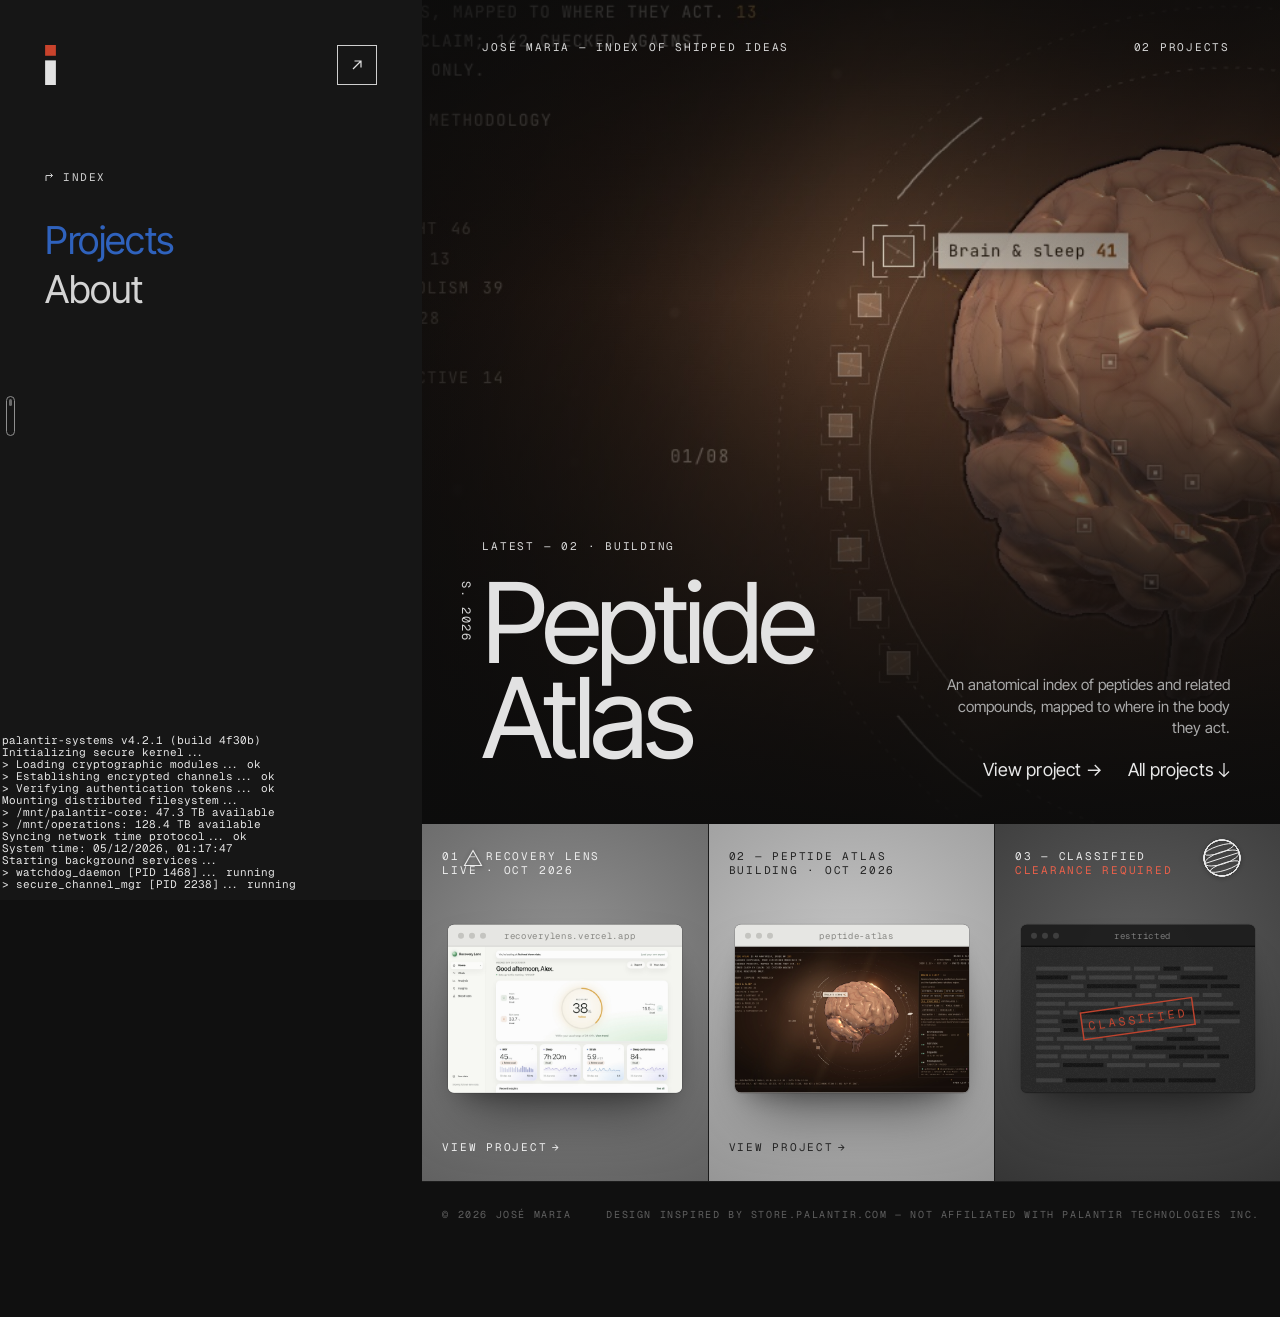
<file: index.html>
<!doctype html>
<html lang="en">
<head>
  <meta charset="utf-8">
  <meta name="viewport" content="width=device-width, initial-scale=1, viewport-fit=cover">
  <meta name="theme-color" content="#161616">
  <meta name="description" content="José Maria — an index of shipped ideas: small tools and websites built in public.">
  <title>José Maria</title>
  <link rel="icon" href="favicon.svg" type="image/svg+xml">
  <link rel="preconnect" href="https://fonts.googleapis.com">
  <link rel="preconnect" href="https://fonts.gstatic.com" crossorigin>
  <link href="https://fonts.googleapis.com/css2?family=Inter+Tight:wght@300;400;500;700;800&family=Geist+Mono:wght@400;500&display=swap" rel="stylesheet">
  <link rel="stylesheet" href="css/styles.css">
</head>
<body>

  <aside class="sidebar" id="sidebar">
    <header class="sb-head">
      <a class="logo" href="#/" aria-label="Home" id="logo"></a>
      <div class="sb-actions">
        <button class="menu-toggle" id="menu-toggle" aria-expanded="false" aria-controls="sidebar">Menu</button>
        <a class="sq-btn" id="gh" href="#" target="_blank" rel="noopener" aria-label="GitHub">
          <svg width="14" height="14" viewBox="0 0 14 14" fill="none" stroke="currentColor" stroke-width="1.2" aria-hidden="true"><path d="M3 11 11 3M4.5 3H11v6.5"/></svg>
        </a>
      </div>
    </header>

    <a class="sb-index" href="#/">
      <svg width="9" height="9" viewBox="0 0 9 9" fill="none" stroke="currentColor" stroke-width="1" aria-hidden="true"><path d="M1 9V3.5h6.5M5.5 1.5l2 2-2 2"/></svg>
      INDEX
    </a>

    <nav class="sb-nav" aria-label="Sections">
      <a href="#/projects" data-nav="projects">Projects</a>
      <a href="#/about" data-nav="about">About</a>
    </nav>

    <section class="term" id="terminal" aria-label="Terminal">
      <div class="term__scroll">
        <div class="term__inner">
          <div class="term__out" aria-live="polite"></div>
          <div class="term__line" hidden>
            <span class="term__prompt"></span>
            <span class="term__typed"><span class="term__pre"></span><span class="term__cur">&nbsp;</span><span class="term__post"></span></span>
            <input class="term__input" type="text" aria-label="Terminal input" maxlength="200"
                   autocomplete="off" autocorrect="off" autocapitalize="off" spellcheck="false" enterkeyhint="send">
          </div>
        </div>
      </div>
    </section>

    <div class="sb-pill" aria-hidden="true"><span></span></div>
  </aside>

  <main class="main" id="view"></main>

  <button class="fx fx--top" id="to-top" aria-label="Back to top">
    <svg width="20" height="18" viewBox="0 0 20 18" fill="none" stroke="currentColor" stroke-width="1.1" aria-hidden="true"><path d="M10 1.5 18.5 16.5h-17z"/></svg>
  </button>
  <button class="fx fx--globe" id="globe" aria-label="Network node">
    <svg width="40" height="40" viewBox="0 0 40 40" fill="none" stroke="currentColor" stroke-width=".9" aria-hidden="true">
      <g transform="rotate(-18 20 20)">
        <circle cx="20" cy="20" r="18"/>
        <ellipse cx="20" cy="20" rx="18" ry="6"/>
        <ellipse cx="20" cy="11" rx="15.2" ry="3.6"/>
        <ellipse cx="20" cy="29" rx="15.2" ry="3.6"/>
        <line x1="2" y1="20" x2="38" y2="20"/>
        <ellipse class="mer" cx="20" cy="20" rx="18" ry="18"/>
        <ellipse class="mer mer--2" cx="20" cy="20" rx="18" ry="18"/>
        <ellipse class="mer mer--3" cx="20" cy="20" rx="18" ry="18"/>
        <ellipse class="mer mer--4" cx="20" cy="20" rx="18" ry="18"/>
      </g>
    </svg>
  </button>

  <noscript><p class="noscript">This site needs JavaScript.</p></noscript>

  <script src="js/secret.js"></script>
  <script src="js/easter-eggs.js"></script>
  <script src="js/data.js"></script>
  <script src="js/art.js"></script>
  <script src="js/terminal.js"></script>
  <script src="js/app.js"></script>
</body>
</html>
</file>
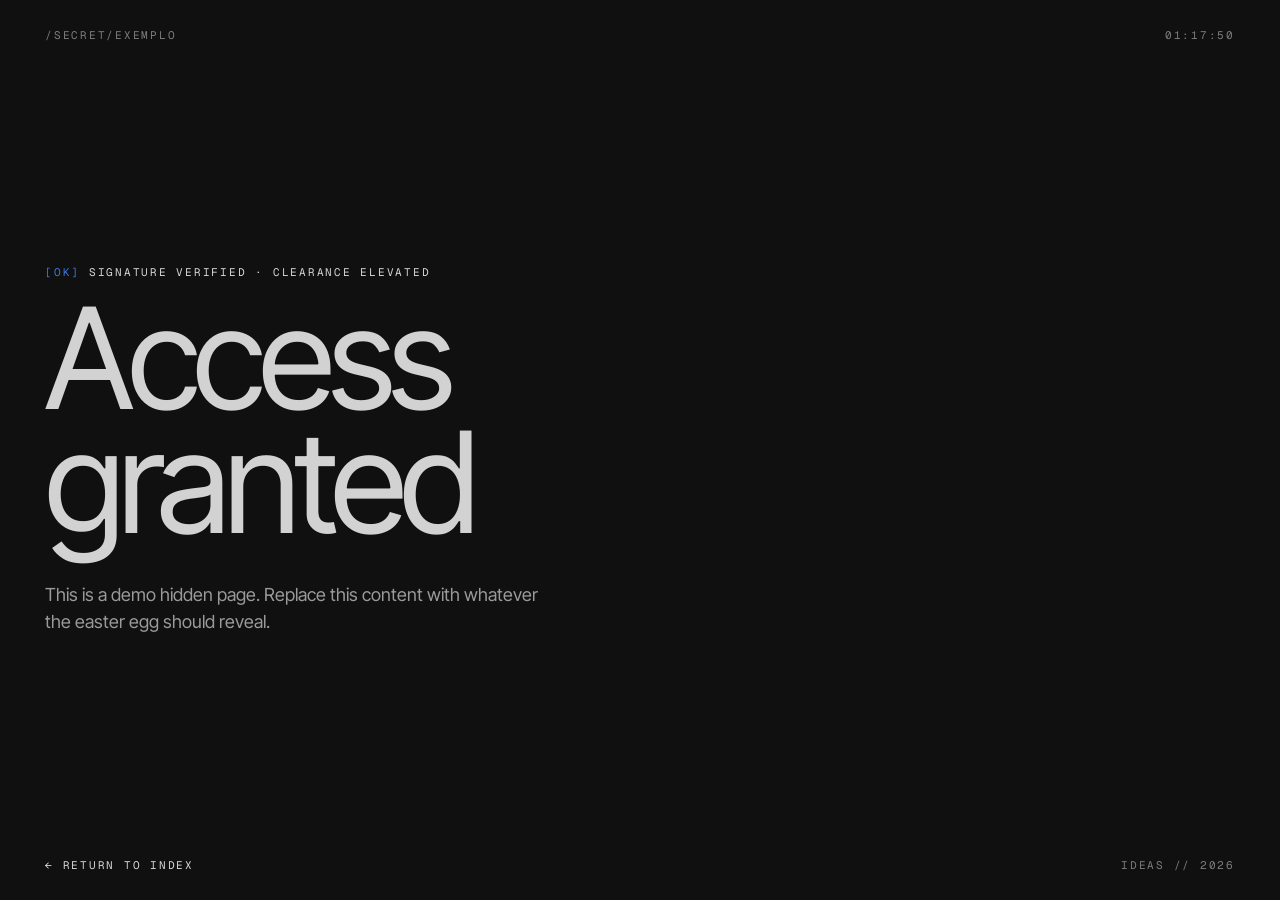
<file: secret/exemplo.html>
<!doctype html>
<!--
  MODELO DE PÁGINA SECRETA (easter egg)
  -------------------------------------
  Copia este ficheiro para criar uma nova página secreta.
  Dá-lhe um nome que não revele a palavra (ex.: secret/7f3a9c21e0.html)
  e liga-a à palavra em js/easter-eggs.js.
  Podes mudar tudo aqui dentro: o design é livre.
  Estilos partilhados em secret/secret.css; para estilos só desta página
  cria outro .css (o site não permite <style> nem <script> dentro do HTML).
-->
<html lang="en">
<head>
  <meta charset="utf-8">
  <meta name="viewport" content="width=device-width, initial-scale=1">
  <meta name="robots" content="noindex">
  <title>Access granted</title>
  <link rel="preconnect" href="https://fonts.googleapis.com">
  <link rel="preconnect" href="https://fonts.gstatic.com" crossorigin>
  <link href="https://fonts.googleapis.com/css2?family=Inter+Tight:wght@400&family=Geist+Mono:wght@400&display=swap" rel="stylesheet">
  <link rel="icon" href="../favicon.svg" type="image/svg+xml">
  <link rel="stylesheet" href="secret.css">
</head>
<body>
  <header class="mono"><span>/secret/exemplo</span><span id="clock"></span></header>

  <main>
    <span class="mono"><span class="ts">[ok]</span> signature verified · clearance elevated</span>
    <h1>Access<br>granted</h1>
    <p>This is a demo hidden page. Replace this content with whatever the easter egg should reveal.</p>
  </main>

  <footer class="mono"><a href="../index.html">← Return to index</a><span>IDEAS // 2026</span></footer>

  <script src="secret.js"></script>
</body>
</html>
</file>
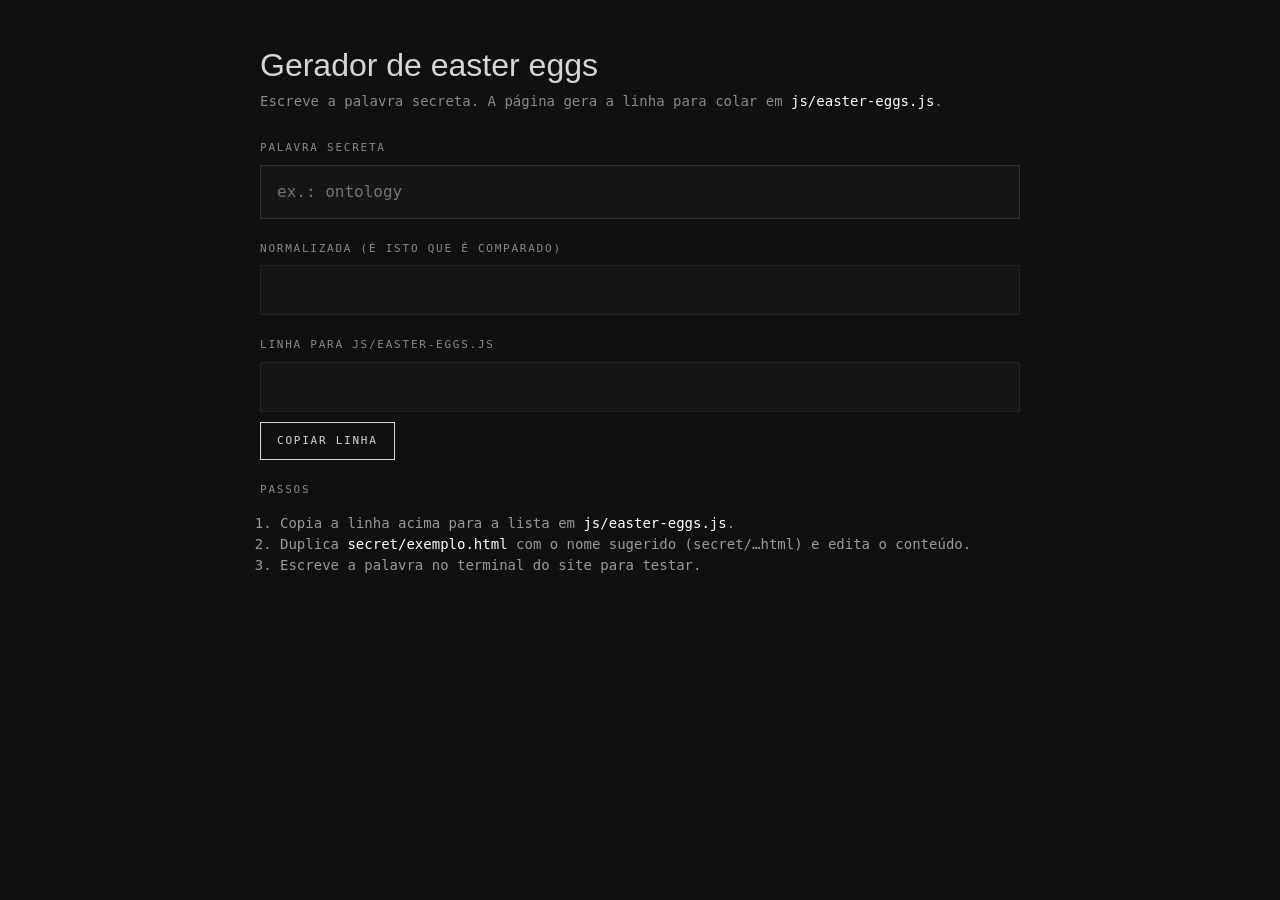
<file: tools/hash.html>
<!doctype html>
<!-- Gerador de hash para os easter eggs. Abre este ficheiro no browser. -->
<html lang="pt">
<head>
  <meta charset="utf-8">
  <meta name="viewport" content="width=device-width, initial-scale=1">
  <meta name="robots" content="noindex">
  <title>Easter egg hash</title>
  <link rel="stylesheet" href="hash.css">
</head>
<body>
  <div class="wrap">
    <h1>Gerador de easter eggs</h1>
    <p>Escreve a palavra secreta. A página gera a linha para colar em <code>js/easter-eggs.js</code>.</p>

    <label for="word">Palavra secreta</label>
    <input id="word" autocomplete="off" spellcheck="false" placeholder="ex.: ontology">

    <label>Normalizada (é isto que é comparado)</label>
    <output id="norm"></output>

    <label>Linha para js/easter-eggs.js</label>
    <output id="line"></output>
    <button id="copy" type="button">Copiar linha</button>

    <label>Passos</label>
    <ol>
      <li>Copia a linha acima para a lista em <code>js/easter-eggs.js</code>.</li>
      <li>Duplica <code>secret/exemplo.html</code> com o nome sugerido (<span id="file">secret/…html</span>) e edita o conteúdo.</li>
      <li>Escreve a palavra no terminal do site para testar.</li>
    </ol>
  </div>

  <script src="../js/secret.js"></script>
  <script src="hash.js"></script>
</body>
</html>
</file>
<file: css/styles.css>
/* =========================================================
   PLTR Store look-alike
   ========================================================= */

:root {
  --sb-w: 33vw;
  --pad: 45px;
  --sb-bg: #161616;
  --main-bg: #101010;
  --fg: #d6d6d6;
  --fg-dim: #8a8a8a;
  --fg-faint: #5b5b5b;
  --line: #262626;
  --accent: #2f62bd;
  --accent-2: #3f78dc;
  --err: #e8604a;
  --sans: "Inter Tight", "Helvetica Neue", Helvetica, Arial, sans-serif;
  --mono: "Geist Mono", ui-monospace, "SF Mono", Menlo, Consolas, monospace;
  --nav-fs: clamp(30px, min(3vw, 6.1vh), 64px);
  color-scheme: dark;
}

*, *::before, *::after { box-sizing: border-box; }
html { -webkit-text-size-adjust: 100%; }
body {
  margin: 0;
  background: var(--main-bg);
  color: var(--fg);
  font-family: var(--sans);
  -webkit-font-smoothing: antialiased;
  -moz-osx-font-smoothing: grayscale;
  overflow-x: hidden;
}
a { color: inherit; text-decoration: none; }
button { font: inherit; color: inherit; background: none; border: 0; padding: 0; cursor: pointer; }
::selection { background: var(--accent); color: #fff; }
:focus-visible { outline: 1px solid var(--accent-2); outline-offset: 3px; }

.mono {
  font-family: var(--mono);
  font-size: 11px;
  letter-spacing: .16em;
  text-transform: uppercase;
}

/* ---------------------------------------------------------- sidebar */

.sidebar {
  position: fixed;
  top: 0; left: 0; bottom: 0;
  width: var(--sb-w);
  min-width: 300px;
  background: var(--sb-bg);
  display: flex;
  flex-direction: column;
  z-index: 30;
  overflow: hidden;
}

.sb-head {
  flex: none;
  display: flex;
  align-items: flex-start;
  justify-content: space-between;
  padding: var(--pad) var(--pad) 0;
}
.logo { display: block; color: #e2e2e2; }
.logo svg { display: block; width: 11px; height: 40px; }
.sb-actions { display: flex; align-items: center; gap: 12px; }

.sq-btn {
  width: 40px; height: 40px;
  display: grid; place-items: center;
  border: 1px solid #cfcfcf;
  color: #e2e2e2;
  transition: background .2s, color .2s;
}
.sq-btn:hover, .sq-btn.is-active { background: #d6d6d6; color: #111; }

.menu-toggle { display: none; }

.sb-index {
  flex: none;
  align-self: flex-start;
  display: inline-flex;
  align-items: center;
  gap: 9px;
  margin: clamp(32px, 9.4vh, 96px) var(--pad) 0;
  font-family: var(--mono);
  font-size: 11px;
  letter-spacing: .14em;
  color: #cfcfcf;
  transition: color .2s;
}
.sb-index:hover { color: #fff; }

.sb-nav {
  flex: none;
  display: flex;
  flex-direction: column;
  align-items: flex-start;
  margin: clamp(12px, 3.6vh, 40px) var(--pad) 0;
}
.sb-nav a {
  font-size: var(--nav-fs);
  line-height: 1.27;
  letter-spacing: -.01em;
  color: #d4d4d4;
  transition: color .2s;
}
.sb-nav a:hover { color: #fff; }
.sb-nav a.is-active { color: var(--accent); }

.sb-pill {
  position: absolute;
  left: 6px;
  top: 44%;
  width: 9px;
  height: 40px;
  border: 1px solid #8f8f8f;
  border-radius: 5px;
  --p: 0;
}
.sb-pill span {
  position: absolute;
  left: 2px; right: 2px;
  height: 7px;
  top: calc(2px + var(--p) * (100% - 11px));
  border-radius: 3px;
  background: #8f8f8f;
  opacity: .7;
}

/* ---------------------------------------------------------- terminal */

.term {
  position: relative;
  flex: 1 1 auto;
  min-height: 110px;
  margin-top: 22px;
  font-family: var(--mono);
  font-size: 11px;
  line-height: 12px;
  color: #e4e4e4;
  cursor: text;
}
.term__scroll {
  position: absolute;
  inset: 0;
  overflow-y: auto;
  overscroll-behavior: contain;
  scrollbar-width: none;
  padding: 0 14px 10px 2px;
  /* older lines sink behind a dim veil, like the original */
  -webkit-mask-image: linear-gradient(to bottom, rgba(0,0,0,0) 0, rgba(0,0,0,.2) calc(100% - min(272px, 64%)), #000 calc(100% - min(271px, 64%) + 1px));
          mask-image: linear-gradient(to bottom, rgba(0,0,0,0) 0, rgba(0,0,0,.2) calc(100% - min(272px, 64%)), #000 calc(100% - min(271px, 64%) + 1px));
}
.term__scroll::-webkit-scrollbar { display: none; }
.term__inner {
  min-height: 100%;
  display: flex;
  flex-direction: column;
  justify-content: flex-end;
}
.tl { white-space: pre-wrap; word-break: break-word; min-height: 12px; }
.tl--dim { color: #7c7c7c; }
.tl--err { color: var(--err); }
.tl--hi  { color: #9fc0ff; }
.tl--cmd { color: #fff; }
.tl__ts { color: var(--accent-2); }
.tl__prompt { color: #8a8a8a; }
.tl a { color: var(--accent-2); text-decoration: underline; text-underline-offset: 2px; }
.tl a:hover { color: #9fc0ff; }

.term__line {
  position: relative;
  word-break: break-all;
  color: #fff;
}
.term__line[hidden] { display: none; }
.term__typed { white-space: pre-wrap; }
.term__prompt { color: #8a8a8a; }
.term__cur {
  display: inline-block;
  min-width: 1ch;
  color: #8a8a8a;
  box-shadow: inset 0 0 0 1px #6c6c6c;
}
.term.is-focused .term__cur {
  background: #e4e4e4;
  color: #111;
  box-shadow: none;
  animation: blink 1.05s steps(1) infinite;
}
@keyframes blink { 50% { background: transparent; color: #fff; } }
.term__input {
  position: absolute;
  left: 0; top: 0;
  width: 100%; height: 100%;
  opacity: 0;
  border: 0; padding: 0; margin: 0;
  font-size: 16px; /* avoids iOS zoom on focus */
  pointer-events: none;
}

/* ---------------------------------------------------------- main */

.main {
  margin-left: max(var(--sb-w), 300px);
  min-height: 100vh;
}
.main.is-in { animation: fade-in .35s ease both; }
@keyframes fade-in { from { opacity: 0; } }

/* hero: the featured project, full bleed, with the title over it */
.hero {
  position: relative;
  height: calc(100vh - 76px);
  min-height: 560px;
  overflow: hidden;
  background: #121212;
}
.hero__media { position: absolute; inset: 0; }
.hero__media picture, .hero__media img {
  object-fit: cover;
  object-position: 50% 47%;
  transform-origin: 54% 44%;
  transform: scale(1.32);
  animation: hero-drift 24s ease-in-out infinite alternate;
}
@keyframes hero-drift { to { transform: scale(1.4) translate(-1%, .6%); } }
.hero__veil {
  position: absolute;
  inset: 0;
  background:
    linear-gradient(to top, rgba(12,12,12,.94) 0%, rgba(12,12,12,.55) 36%, rgba(12,12,12,.08) 64%, rgba(12,12,12,.75) 100%),
    linear-gradient(to right, rgba(12,12,12,.75) 0%, rgba(12,12,12,0) 50%, rgba(12,12,12,.45) 100%);
}
.hero__tag {
  position: absolute;
  top: 40px; left: 7%; right: 50px;
  display: flex;
  justify-content: space-between;
  gap: 16px;
  color: #d6d6d6;
}
.hero__type {
  --fs: calc((100vw - max(var(--sb-w), 300px)) * .13);
  position: absolute;
  left: 7%;
  bottom: 7%;
}
.hero__kicker { position: absolute; left: 0; bottom: 100%; margin-bottom: 22px; color: #d6d6d6; white-space: nowrap; }
.hero__title {
  margin: 0;
  font-size: var(--fs);
  font-weight: 400;
  line-height: .86;
  letter-spacing: -.045em;
  color: #e2e2e2;
}
.hero__season {
  position: absolute;
  left: calc(var(--fs) * -.22);
  top: calc(var(--fs) * .06);
  writing-mode: vertical-rl;
  font-family: var(--mono);
  font-size: clamp(12px, calc(var(--fs) * .1), 20px);
  letter-spacing: .14em;
  color: #d2d2d2;
}
.hero__side {
  position: absolute;
  right: 50px;
  bottom: 44px;
  max-width: 300px;
  display: flex;
  flex-direction: column;
  align-items: flex-end;
  gap: 20px;
  text-align: right;
}
.hero__pitch { margin: 0; font-size: 15px; line-height: 1.45; color: #a9a9a9; }
.hero__actions { display: flex; flex-wrap: wrap; justify-content: flex-end; gap: 10px 26px; }
.hero__shop {
  display: flex;
  align-items: center;
  gap: 4px;
  font-size: 18px;
  letter-spacing: .01em;
  color: #e8e8e8;
  transition: color .2s;
}
.hero__shop:hover { color: #fff; }
.hero__shop svg { transition: transform .3s; }
.hero__shop:hover svg { transform: translateY(3px); }

/* product grid */
.grid {
  display: grid;
  grid-template-columns: repeat(3, minmax(0, 1fr));
  gap: 1px;
  background: #1b1b1b;
}
.tile {
  position: relative;
  display: block;
  aspect-ratio: 4 / 5;
  overflow: hidden;
  isolation: isolate;
}
.tile--light { background: radial-gradient(120% 90% at 50% 38%, #c6c6c6 0%, #aaaaaa 45%, #8b8b8b 100%); color: #242424; }
.tile--mid   { background: radial-gradient(120% 90% at 50% 38%, #929292 0%, #727272 50%, #565656 100%); color: #ededed; }
.tile--dark  { background: radial-gradient(120% 90% at 50% 38%, #5e5e5e 0%, #424242 55%, #2c2c2c 100%); color: #e8e8e8; }
.tile__art {
  position: absolute;
  inset: 0;
  z-index: -1;
  transition: transform .9s cubic-bezier(.2, .7, .2, 1);
  will-change: transform;
}
.tile:hover .tile__art { transform: scale(1.035); }
.tile__label,
.tile__cta,
.tile__code {
  position: absolute;
  left: 20px; right: 20px;
  font-family: var(--mono);
  font-size: 11px;
  line-height: 1.3;
  letter-spacing: .16em;
  text-transform: uppercase;
}
.tile__label { top: 25px; display: flex; flex-direction: column; }
.tile__cta, .tile__code { bottom: 26px; }
.tile__cta .arr { display: inline-block; margin-left: 4px; transition: transform .3s; }
.tile:hover .tile__cta .arr { transform: translateX(4px); }


.section-head {
  display: flex;
  justify-content: space-between;
  padding: 22px 20px;
  color: var(--fg-dim);
  border-top: 1px solid var(--line);
}

.foot {
  display: flex;
  flex-wrap: wrap;
  justify-content: space-between;
  gap: 12px 24px;
  padding: 26px 20px 96px;
  font-family: var(--mono);
  font-size: 10px;
  letter-spacing: .16em;
  text-transform: uppercase;
  color: #5f5f5f;
  border-top: 1px solid #1d1d1d;
}

/* product page */
.pdp {
  display: grid;
  grid-template-columns: minmax(0, 1.45fr) minmax(340px, 1fr);
  align-items: start;
  background: var(--sb-bg);
}
.pdp__media { display: grid; gap: 1px; background: #1b1b1b; }
.pdp__img { position: relative; aspect-ratio: 4 / 5; overflow: hidden; }
.pdp__info {
  position: sticky;
  top: 0;
  min-height: 100vh;
  padding: var(--pad);
  display: flex;
  flex-direction: column;
  justify-content: space-between;
  gap: 48px;
}
.pdp__top { display: flex; justify-content: space-between; gap: 16px; color: var(--fg-dim); }
.pdp__top a:hover { color: #fff; }
.pdp__name {
  margin: 0 0 16px;
  font-size: clamp(30px, 2.8vw, 52px);
  font-weight: 400;
  line-height: 1.02;
  letter-spacing: -.02em;
  color: #e2e2e2;
}
.pdp__price { color: #cfcfcf; }
.pdp__desc { margin: 26px 0 34px; max-width: 44ch; font-size: 16px; line-height: 1.5; color: #9a9a9a; }
.pdp__label { display: block; margin-bottom: 10px; color: #777; font-size: 10px; }
.btn-line {
  display: flex;
  align-items: center;
  justify-content: space-between;
  width: 100%;
  height: 54px;
  padding: 0 18px;
  border: 1px solid #d6d6d6;
  font-family: var(--mono);
  font-size: 11px;
  letter-spacing: .18em;
  text-transform: uppercase;
  color: #e6e6e6;
  transition: background .2s, color .2s, border-color .2s;
}
.btn-line:hover:not(:disabled) { background: #d6d6d6; color: #111; }
.btn-line:disabled { border-color: #333; color: #5a5a5a; cursor: not-allowed; }

.specs { margin: 34px 0 0; font-family: var(--mono); font-size: 11px; letter-spacing: .12em; text-transform: uppercase; }
.specs div { display: grid; grid-template-columns: 120px 1fr; gap: 12px; padding: 11px 0; border-top: 1px solid var(--line); }
.specs dt { color: #6c6c6c; }
.specs dd { margin: 0; color: #c8c8c8; }

/* site preview: screenshot in a browser frame, floating on the tile backdrop */
.tile__art { display: grid; place-items: center; padding: 0 9%; }
.shot {
  margin: 0;
  width: 100%;
  background: #0e0e0e;
  border-radius: 6px;
  overflow: hidden;
  box-shadow: 0 1px 0 rgba(255,255,255,.06) inset, 0 0 0 1px rgba(0,0,0,.35), 0 34px 60px -22px rgba(0,0,0,.75), 0 12px 24px -12px rgba(0,0,0,.5);
  transform: translateY(4%);
}
.shot__bar {
  display: flex;
  align-items: center;
  gap: 5px;
  height: 22px;
  padding: 0 10px;
  background: #1c1c1c;
  border-bottom: 1px solid #000;
}
.shot__bar i { width: 6px; height: 6px; border-radius: 50%; background: #3d3d3d; }
.shot__bar span {
  flex: 1;
  margin-right: 23px;
  text-align: center;
  font-family: var(--mono);
  font-size: 9px;
  letter-spacing: .08em;
  color: #7b7b7b;
  white-space: nowrap;
  overflow: hidden;
  text-overflow: ellipsis;
}
.shot picture { display: block; }
.shot img, .shot svg { display: block; width: 100%; aspect-ratio: 16 / 10; object-fit: cover; object-position: top; }
.shot__empty { aspect-ratio: 16 / 10; display: grid; place-items: center; font-family: var(--mono); font-size: 10px; letter-spacing: .16em; text-transform: uppercase; color: #555; }

.tile--classified { width: 100%; padding: 0; font: inherit; text-align: left; cursor: not-allowed; }
.tile--classified .tile__label span:last-child { color: var(--err); }
.tile--classified .shot { opacity: .92; }


.status::before { content: ""; display: inline-block; width: 7px; height: 7px; margin-right: 10px; border-radius: 50%; background: currentColor; vertical-align: 1px; }
.status--live { color: #7fc48a; }
.status--live::before { animation: pulse 1.8s ease-in-out infinite; }
.status--building, .status--prototype { color: #e2b25a; }
.status--paused { color: #8a8a8a; }
@keyframes pulse { 50% { opacity: .25; } }

.pdp__pitch { margin: 26px 0 34px; max-width: 30ch; font-size: clamp(20px, 1.6vw, 26px); line-height: 1.3; letter-spacing: -.01em; color: #d2d2d2; }
.pdp__desc { margin-top: 0; }
.pdp__img .shot { width: 84%; }
.pdp__img:not(.pdp__img--full) { display: grid; place-items: center; }
.pdp__img--full img { display: block; width: 100%; height: 100%; object-fit: cover; object-position: top left; }
.pdp__info .btn-line + .btn-line { margin-top: 8px; }
.btn-line--ghost { border-color: #3a3a3a; color: #bdbdbd; }

@media (prefers-color-scheme: light) {
  .shot { background: #f2f2f0; box-shadow: 0 0 0 1px rgba(0,0,0,.12), 0 34px 60px -22px rgba(0,0,0,.55), 0 12px 24px -12px rgba(0,0,0,.35); }
  .shot__bar { background: #e6e6e3; border-bottom-color: #cfcfcc; }
  .shot__bar i { background: #c4c4c0; }
  .shot__bar span { color: #8a8a86; }
  .shot--classified { background: #0e0e0e; }
  .shot--classified .shot__bar { background: #1c1c1c; border-bottom-color: #000; }
  .shot--classified .shot__bar i { background: #3d3d3d; }
  .shot--classified .shot__bar span { color: #7b7b7b; }
}

/* about */
.about { min-height: 100vh; background: var(--sb-bg); border-left: 1px solid #1d1d1d; }
.about a { transition: color .2s; }
.about a:hover { color: #fff; }
.about__head { display: flex; align-items: baseline; justify-content: space-between; gap: 16px; padding: var(--pad); border-bottom: 1px solid var(--line); }
.about__head h1 { margin: 0; font-size: var(--nav-fs); font-weight: 400; letter-spacing: -.01em; color: #d4d4d4; }
.about__head .mono { color: var(--fg-dim); }
.about__hero {
  display: grid;
  grid-template-columns: minmax(0, 1fr) minmax(0, 1fr);
  align-items: end;
  gap: 40px;
  padding: 72px var(--pad) 64px;
}
.about__name { margin: 0; font-size: clamp(56px, 7.5vw, 150px); line-height: .88; letter-spacing: -.045em; color: #d8d8d8; }
.about__intro { margin: 0; max-width: 32ch; font-size: clamp(19px, 1.6vw, 26px); line-height: 1.38; color: #a6a6a6; }
.about__cols {
  display: grid;
  grid-template-columns: repeat(3, minmax(0, 1fr));
  border-top: 1px solid var(--line);
}
.about__col { padding: 30px var(--pad) 46px; border-left: 1px solid var(--line); }
.about__col:first-child { border-left: 0; }
.about__col .pdp__label { margin-bottom: 18px; }
.about__now, .about__principles { list-style: none; margin: 0; padding: 0; display: grid; gap: 22px; }
.about__now li { display: grid; gap: 6px; }
.about__now a { font-size: 22px; letter-spacing: -.01em; color: #e2e2e2; }
.about__now li > span:last-child { font-size: 14px; line-height: 1.45; color: #8f8f8f; }
.about__now .status { font-size: 10px; }
.about__principles li { display: grid; grid-template-columns: 30px 1fr; gap: 8px; }
.about__principles .mono { color: #6c6c6c; padding-top: 4px; }
.about__principles b { display: block; margin-bottom: 4px; font-weight: 500; font-size: 16px; color: #e0e0e0; }
.about__principles span { font-size: 14px; line-height: 1.45; color: #8f8f8f; }
.about__col .specs { margin: 0; text-transform: none; }
.about__col .specs div { grid-template-columns: 64px 1fr; }
.about__col .specs dd { overflow-wrap: anywhere; }
.about__index { border-top: 1px solid var(--line); }
.irow {
  display: grid;
  grid-template-columns: 54px minmax(140px, 1fr) minmax(0, 2fr) 120px 90px 24px;
  align-items: baseline;
  gap: 16px;
  padding: 20px var(--pad);
  border-bottom: 1px solid var(--line);
  transition: background .2s;
}
.irow:hover { background: #1c1c1c; }
.irow__num, .irow__date { color: #6c6c6c; }
.irow__name { font-size: 22px; letter-spacing: -.01em; color: #e2e2e2; }
.irow__pitch { font-size: 14px; line-height: 1.45; color: #8f8f8f; }
.irow .status { font-size: 10px; }
.irow__arr { color: #6c6c6c; transition: transform .3s, color .2s; }
.irow:hover .irow__arr { color: #fff; transform: translateX(4px); }
.about__hint { margin: 0; padding: 40px var(--pad) 110px; color: #555; }

/* 404 */
.nf { min-height: 100vh; display: flex; flex-direction: column; justify-content: center; padding: var(--pad); gap: 18px; }
.nf h1 { margin: 0; font-size: clamp(90px, 16vw, 260px); font-weight: 400; line-height: .9; letter-spacing: -.05em; color: #d2d2d2; }
.nf .mono { color: var(--fg-dim); }
.nf a { color: #e6e6e6; text-decoration: underline; text-underline-offset: 4px; }

/* fixed corner controls */
.fx {
  position: fixed;
  bottom: 22px;
  z-index: 20;
  display: grid;
  place-items: center;
  width: 40px; height: 40px;
  color: #ececec;
  filter: drop-shadow(0 1px 2px rgba(0,0,0,.4));
  transition: opacity .2s;
}
.fx:hover { opacity: .7; }
.fx--top { left: calc(max(var(--sb-w), 300px) + 31px); }
.fx--globe { right: 38px; }
.fx--globe .mer {
  transform-box: fill-box;
  transform-origin: center;
  animation: meridian 9s linear infinite;
}
.fx--globe .mer--2 { animation-delay: -2.25s; }
.fx--globe .mer--3 { animation-delay: -4.5s; }
.fx--globe .mer--4 { animation-delay: -6.75s; }
.fx--globe.is-fast .mer { animation-duration: 1.4s; }
.blend-overlay { mix-blend-mode: overlay; }
@keyframes meridian {
  0%    { transform: scaleX(1); }
  12.5% { transform: scaleX(.924); }
  25%   { transform: scaleX(.707); }
  37.5% { transform: scaleX(.383); }
  50%   { transform: scaleX(0); }
  62.5% { transform: scaleX(-.383); }
  75%   { transform: scaleX(-.707); }
  87.5% { transform: scaleX(-.924); }
  100%  { transform: scaleX(-1); }
}

.noscript { position: fixed; inset: auto 0 0 0; padding: 12px; text-align: center; font-family: var(--mono); background: #300; }

@media (prefers-reduced-motion: reduce) {
  .fx--globe .mer, .term.is-focused .term__cur, .status--live::before { animation: none; }
  .main.is-in, .hero__media img { animation: none; }
  .tile__art { transition: none; }
}

/* ---------------------------------------------------------- tablet / mobile */

@media (max-width: 860px) {
  :root { --pad: 20px; --nav-fs: clamp(34px, 10vw, 52px); }

  .sidebar {
    right: 0; bottom: auto;
    width: 100%; min-width: 0;
    height: 64px;
    background: rgba(22, 22, 22, .96);
    transition: height .4s cubic-bezier(.2, .7, .2, 1);
  }
  .sidebar.is-open { height: 100vh; height: 100dvh; }
  .sb-head { padding: 12px var(--pad); align-items: center; }
  .logo svg { width: 9px; height: 33px; }
  .hero__tag { top: 24px; left: 9%; right: 20px; flex-direction: column; gap: 4px; }
  .menu-toggle {
    display: block;
    height: 40px;
    padding: 0 14px;
    border: 1px solid #4a4a4a;
    font-family: var(--mono);
    font-size: 11px;
    letter-spacing: .16em;
    text-transform: uppercase;
  }
  .sidebar.is-open .menu-toggle { border-color: #d6d6d6; }
  .sb-index { margin-top: 28px; }
  .sb-pill { display: none; }

  .main { margin-left: 0; padding-top: 64px; }
  .hero { height: calc(100svh - 64px - 60px); min-height: 440px; }
  .hero__type { --fs: 19vw; left: 9%; bottom: 150px; }
  .hero__side { left: 9%; right: 20px; bottom: 24px; max-width: none; align-items: flex-start; text-align: left; gap: 14px; }
  .hero__actions { justify-content: flex-start; }
  .hero__shop { font-size: 16px; }

  .grid { grid-template-columns: repeat(2, minmax(0, 1fr)); }
  .tile__label, .tile__cta, .tile__code { left: 14px; right: 14px; font-size: 10px; letter-spacing: .12em; }
  .tile__label { top: 16px; }
  .tile__cta, .tile__code { bottom: 16px; }

  .pdp { grid-template-columns: 1fr; }
  .about__hero { grid-template-columns: 1fr; padding-top: 48px; }
  .about__cols { grid-template-columns: 1fr; }
  .about__col { border-left: 0; border-top: 1px solid var(--line); }
  .about__col:first-child { border-top: 0; }
  .irow { grid-template-columns: 34px 1fr auto; gap: 6px 12px; }
  .irow__pitch { grid-column: 2 / -1; }
  .irow .status { grid-column: 3; grid-row: 1; }
  .irow__date, .irow__arr { display: none; }
  .pdp__info { position: static; min-height: 0; }

  .fx--top { left: 12px; }
  .fx--globe { right: 12px; }
  .foot { padding-bottom: 80px; }
}

@media (max-width: 520px) {
  .grid { grid-template-columns: minmax(0, 1fr); }
  .tile__label, .tile__cta, .tile__code { font-size: 11px; left: 18px; right: 18px; }
}
</file>
<file: secret/secret.css>
/* Shared styles for the hidden easter-egg pages. */
:root { color-scheme: dark; }
* { box-sizing: border-box; }
body {
  margin: 0;
  min-height: 100vh;
  display: grid;
  grid-template-rows: auto 1fr auto;
  background: #101010;
  color: #d6d6d6;
  font-family: "Inter Tight", Helvetica, Arial, sans-serif;
  -webkit-font-smoothing: antialiased;
}
.mono { font-family: "Geist Mono", ui-monospace, Menlo, monospace; font-size: 11px; letter-spacing: .16em; text-transform: uppercase; }
header, footer { display: flex; justify-content: space-between; padding: 28px 45px; color: #7c7c7c; }
a { color: #d6d6d6; text-decoration: none; }
a:hover { color: #fff; }
main { display: flex; flex-direction: column; justify-content: center; padding: 0 45px; }
.ts { color: #3f78dc; }
h1 { margin: 18px 0 0; font-weight: 400; font-size: clamp(56px, 11vw, 190px); line-height: .88; letter-spacing: -.045em; color: #d2d2d2; }
p { max-width: 52ch; margin: 36px 0 0; font-size: 18px; line-height: 1.5; color: #9a9a9a; }
@media (max-width: 600px) { header, footer, main { padding-left: 20px; padding-right: 20px; } }
</file>
<file: tools/hash.css>
:root { color-scheme: dark; }
* { box-sizing: border-box; }
body { margin: 0; padding: 48px 24px; background: #101010; color: #d6d6d6; font: 14px/1.5 ui-monospace, Menlo, Consolas, monospace; }
.wrap { max-width: 760px; margin: 0 auto; }
h1 { font: 400 32px/1.1 Helvetica, Arial, sans-serif; margin: 0 0 8px; }
p { color: #8a8a8a; margin: 0 0 28px; }
label { display: block; color: #8a8a8a; font-size: 11px; letter-spacing: .16em; text-transform: uppercase; margin: 22px 0 8px; }
input { width: 100%; padding: 14px 16px; background: #161616; border: 1px solid #333; color: #fff; font: inherit; font-size: 16px; }
input:focus { outline: none; border-color: #3f78dc; }
output { display: block; padding: 14px 16px; background: #161616; border: 1px solid #262626; word-break: break-all; white-space: pre-wrap; min-height: 50px; }
button { margin-top: 10px; padding: 10px 16px; background: none; border: 1px solid #d6d6d6; color: #d6d6d6; font: inherit; font-size: 11px; letter-spacing: .16em; text-transform: uppercase; cursor: pointer; }
button:hover { background: #d6d6d6; color: #111; }
ol { color: #9a9a9a; padding-left: 20px; }
code { color: #fff; }
</file>
